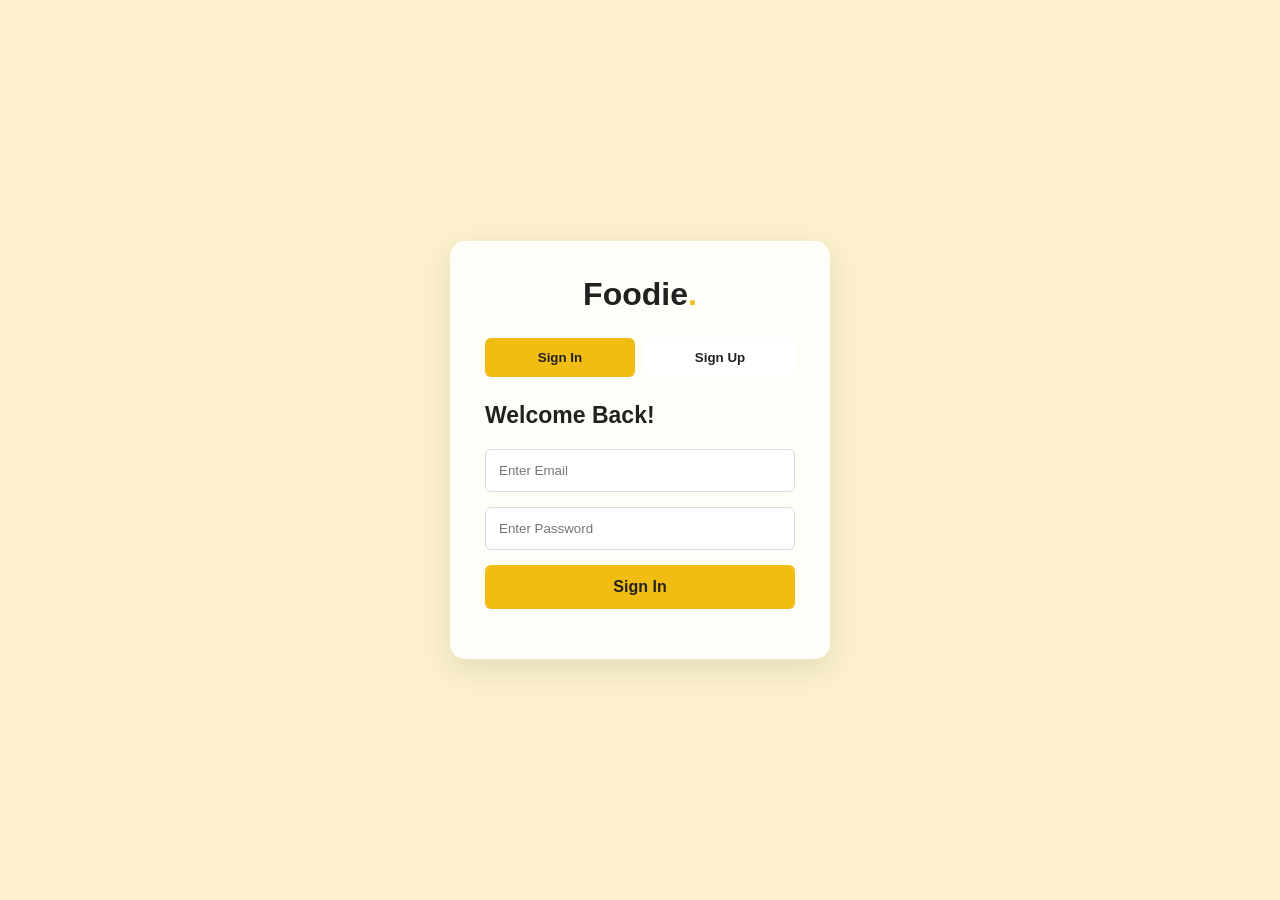
<file: login.html>
<!DOCTYPE html>
<html lang="en">
<head>
    <meta charset="UTF-8">
    <meta name="viewport" content="width=device-width, initial-scale=1.0">
    <title>Foodie Login</title>
    <link rel="stylesheet" href="login.css">
</head>
<body>

    <div class="auth-container">

        <h1>Foodie<span>.</span></h1>

        <div class="tabs">
            <button id="loginTab" class="active">Sign In</button>
            <button id="signupTab">Sign Up</button>
        </div>

     
        <form id="loginForm">

            <h2>Welcome Back!</h2>

            <input type="email" id="loginEmail"
                placeholder="Enter Email" required>

            <input type="password" id="loginPassword"
                placeholder="Enter Password" required>

            <button type="submit" class="submit-btn">
                Sign In
            </button>

        </form>

    
        <form id="signupForm" hidden>

            <h2>Create Account</h2>

            <input type="text" id="signupName"
                placeholder="Full Name" required>

            <input type="email" id="signupEmail"
                placeholder="Enter Email" required>

            <input type="password" id="signupPassword"
                placeholder="Create Password" required minlength="6">

            <button type="submit" class="submit-btn">
                Sign Up
            </button>

        </form>

        <p id="message"></p>

    </div>

    <script src="login.js"></script>
</body>
</html>
</file>
<file: login.css>
* {
    margin: 0;
    padding: 0;
    box-sizing: border-box;
}

:root {
    --lead: #212121;
    --gold-finger: #f2bd12;
    --eye-ball: #fffdf7;
    --hint-yellow: #fcf1cc;
    --pure-white: #fff;
}

body {
    min-height: 100vh;
    display: flex;
    justify-content: center;
    align-items: center;
    background: var(--hint-yellow);
    font-family: Arial, sans-serif;
    color: var(--lead);
}

.auth-container {
    background: var(--eye-ball);
    width: 380px;
    padding: 35px;
    border-radius: 15px;
    box-shadow: 0 10px 30px rgba(33, 33, 33, 0.1);
}

h1 {
    text-align: center;
    color: var(--lead);
    margin-bottom: 25px;
    font-size: 32px;
}

h1 span {
    color: var(--gold-finger);
}

.tabs {
    display: flex;
    margin-bottom: 25px;
    gap: 10px;
}

.tabs button {
    width: 50%;
    padding: 12px;
    border: none;
    cursor: pointer;
    background: var(--pure-white);
    color: var(--lead);
    border-radius: 6px;
    font-weight: 600;
    transition: 0.3s;
}

.tabs button.active {
    background: var(--gold-finger);
    color: var(--lead);
}

form h2 {
    margin-bottom: 20px;
    font-size: 23px;
}

input {
    width: 100%;
    padding: 13px;
    margin-bottom: 15px;
    border: 1px solid #ddd;
    border-radius: 6px;
    outline: none;
    background: var(--pure-white);
    color: var(--lead);
}

input:focus {
    border-color: var(--gold-finger);
    box-shadow: 0 0 0 2px rgba(242, 189, 18, 0.15);
}

.submit-btn {
    width: 100%;
    padding: 13px;
    border: none;
    background: var(--gold-finger);
    color: var(--lead);
    border-radius: 6px;
    cursor: pointer;
    font-size: 16px;
    font-weight: 600;
    transition: 0.3s;
}

.submit-btn:hover {
    background: var(--lead);
    color: var(--pure-white);
}

#message {
    margin-top: 15px;
    text-align: center;
    font-size: 14px;
    color: var(--lead);
}

@media (max-width: 450px) {
    .auth-container {
        width: 90%;
        padding: 25px;
    }
}
</file>
